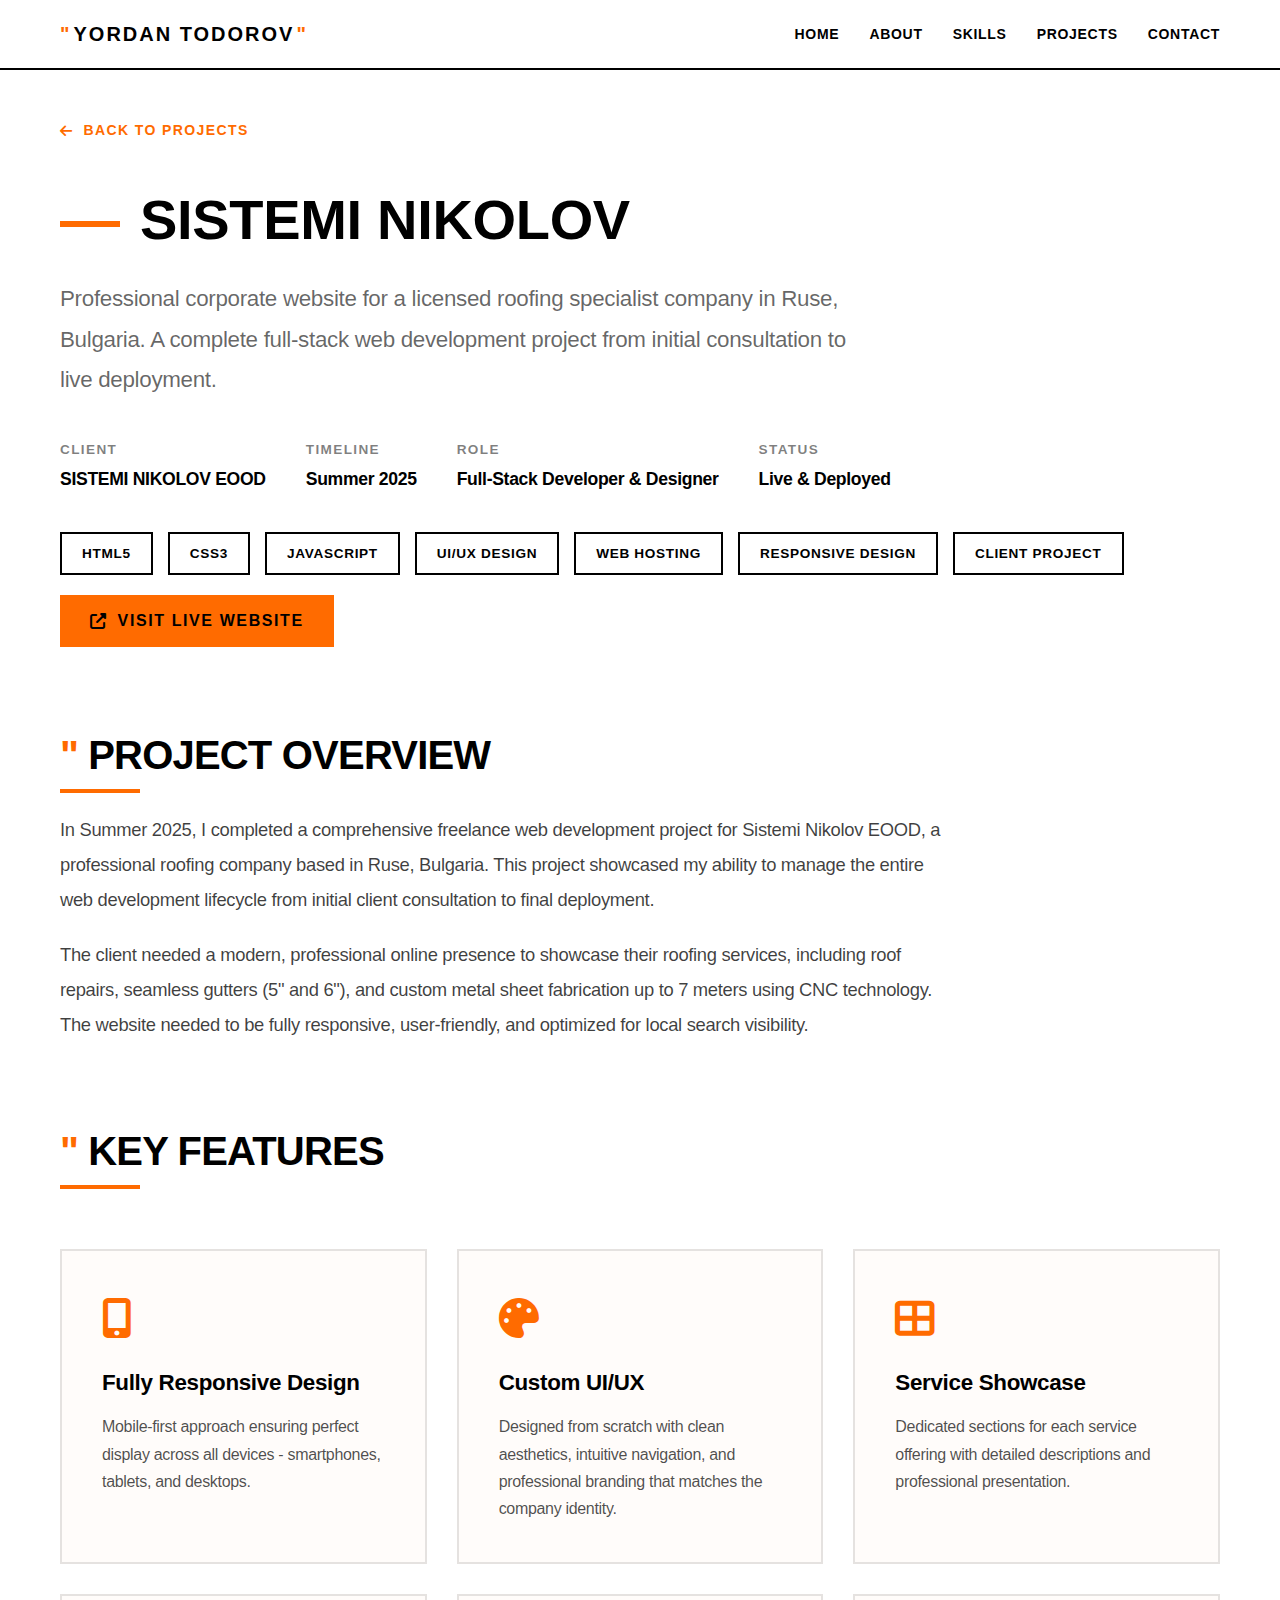
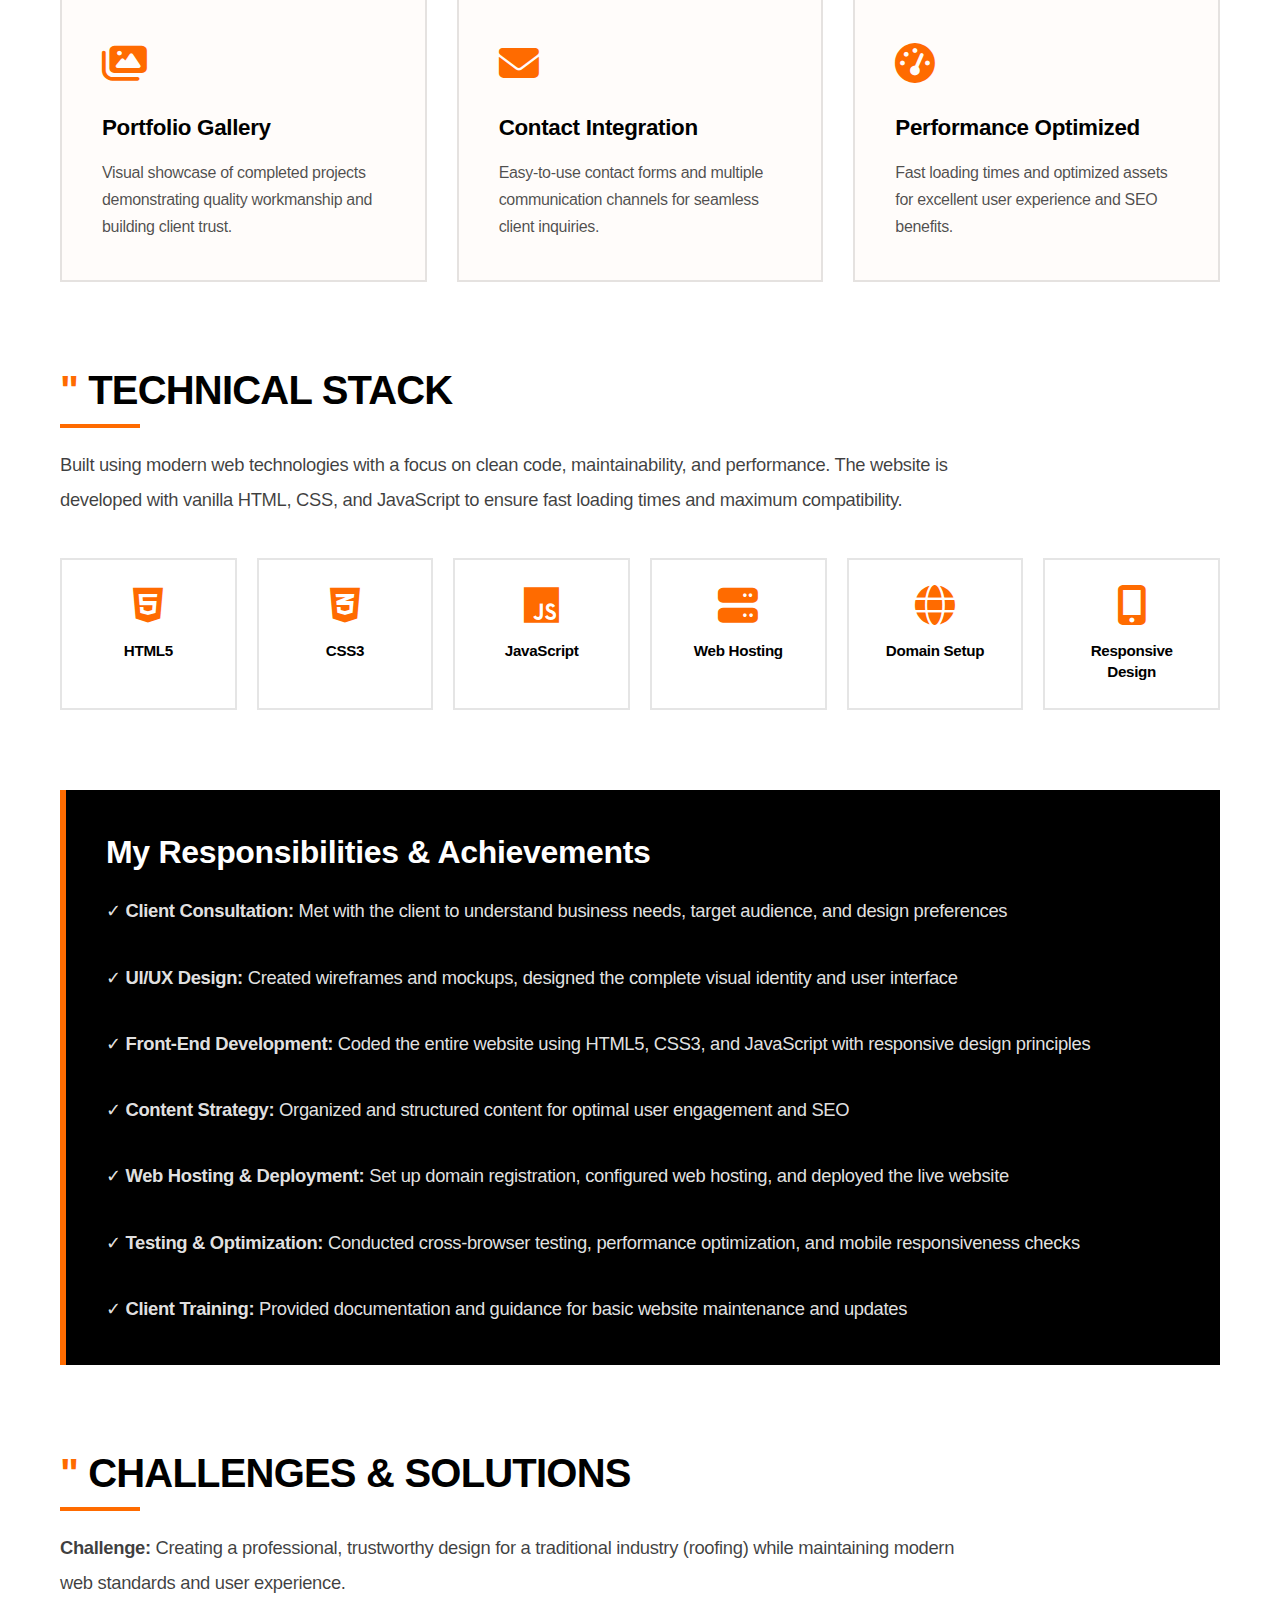
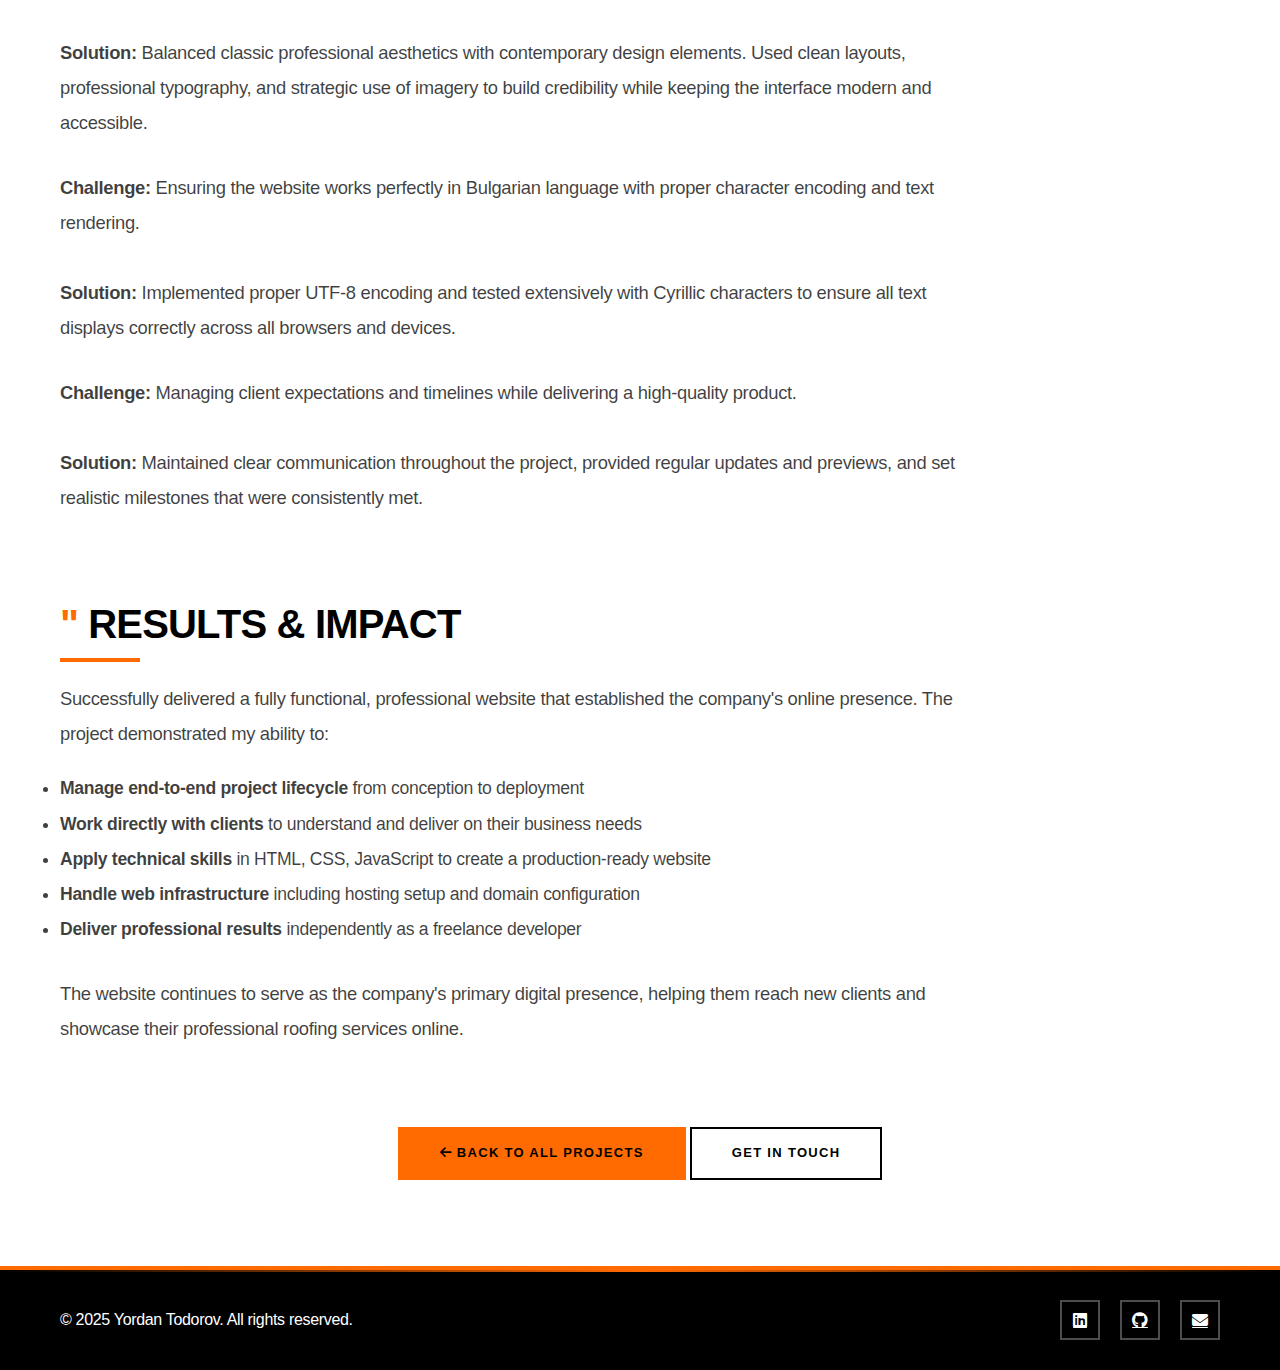
<file: sistemi.html>
<!DOCTYPE html>
<html lang="en">
<head>
    <meta charset="UTF-8">
    <meta name="viewport" content="width=device-width, initial-scale=1.0">
    <meta name="description" content="Sistemi Nikolov - Professional Corporate Website Development">
    <title>Sistemi Nikolov Website | Yordan Todorov</title>
    <link rel="icon" type="image/png" href="images/logo12(2).png">
    <link rel="stylesheet" href="styles.css">
    <link rel="stylesheet" href="https://cdnjs.cloudflare.com/ajax/libs/font-awesome/6.4.0/css/all.min.css">
    <style>
        .project-detail {
            min-height: 100vh;
            padding: 120px 20px 80px;
            background: var(--white);
        }

        .back-button {
            display: inline-flex;
            align-items: center;
            gap: 10px;
            color: var(--primary-color);
            text-decoration: none;
            font-weight: 700;
            margin-bottom: 40px;
            transition: all 0.3s ease;
            text-transform: uppercase;
            letter-spacing: 0.1em;
            font-size: 14px;
        }

        .back-button:hover {
            transform: translateX(-5px);
        }

        .project-header {
            margin-bottom: 60px;
        }

        .project-header h1 {
            font-size: 3.5rem;
            margin-bottom: 20px;
            color: var(--dark-bg);
            font-weight: 900;
            text-transform: uppercase;
        }

        .project-header h1::before {
            content: '';
            display: inline-block;
            width: 60px;
            height: 6px;
            background: var(--primary-color);
            margin-right: 20px;
            vertical-align: middle;
        }

        .project-subtitle {
            font-size: 1.4rem;
            color: rgba(0, 0, 0, 0.6);
            line-height: 1.8;
            max-width: 800px;
        }

        .project-meta {
            display: flex;
            gap: 40px;
            margin: 40px 0;
            flex-wrap: wrap;
        }

        .meta-item {
            display: flex;
            flex-direction: column;
            gap: 8px;
        }

        .meta-label {
            font-size: 0.85rem;
            color: rgba(0, 0, 0, 0.5);
            text-transform: uppercase;
            letter-spacing: 0.1em;
            font-weight: 600;
        }

        .meta-value {
            font-size: 1.1rem;
            color: var(--dark-bg);
            font-weight: 700;
        }

        .project-tags {
            display: flex;
            gap: 15px;
            flex-wrap: wrap;
            margin-top: 30px;
        }

        .tag {
            padding: 10px 20px;
            border: 2px solid var(--dark-bg);
            background: transparent;
            color: var(--dark-bg);
            font-size: 0.85rem;
            font-weight: 700;
            text-transform: uppercase;
            letter-spacing: 0.05em;
            transition: all 0.3s ease;
        }

        .tag:hover {
            background: var(--primary-color);
            border-color: var(--primary-color);
            color: var(--dark-bg);
        }

        .project-section {
            margin: 80px 0;
        }

        .section-title {
            font-size: 2.5rem;
            margin-bottom: 30px;
            color: var(--dark-bg);
            font-weight: 900;
            text-transform: uppercase;
            position: relative;
            display: inline-block;
        }

        .section-title::after {
            content: '';
            position: absolute;
            bottom: -10px;
            left: 0;
            width: 80px;
            height: 4px;
            background: var(--primary-color);
        }

        .section-content {
            font-size: 1.15rem;
            line-height: 1.9;
            color: rgba(0, 0, 0, 0.75);
            max-width: 900px;
        }

        .feature-grid {
            display: grid;
            grid-template-columns: repeat(auto-fit, minmax(300px, 1fr));
            gap: 30px;
            margin-top: 40px;
        }

        .feature-card {
            padding: 40px;
            border: 2px solid rgba(0, 0, 0, 0.1);
            background: rgba(255, 107, 0, 0.02);
            transition: all 0.3s ease;
        }

        .feature-card:hover {
            border-color: var(--primary-color);
            transform: translateY(-5px);
            box-shadow: 0 10px 30px rgba(0, 0, 0, 0.1);
        }

        .feature-icon {
            font-size: 2.5rem;
            color: var(--primary-color);
            margin-bottom: 20px;
        }

        .feature-title {
            font-size: 1.4rem;
            margin-bottom: 15px;
            color: var(--dark-bg);
            font-weight: 700;
        }

        .feature-description {
            font-size: 1rem;
            line-height: 1.7;
            color: rgba(0, 0, 0, 0.7);
        }

        .tech-stack {
            display: grid;
            grid-template-columns: repeat(auto-fill, minmax(150px, 1fr));
            gap: 20px;
            margin-top: 40px;
        }

        .tech-item {
            padding: 25px;
            text-align: center;
            border: 2px solid rgba(0, 0, 0, 0.1);
            transition: all 0.3s ease;
            background: white;
        }

        .tech-item:hover {
            border-color: var(--primary-color);
            transform: translateY(-5px);
        }

        .tech-item i {
            font-size: 2.5rem;
            color: var(--primary-color);
            margin-bottom: 15px;
        }

        .tech-name {
            font-weight: 700;
            color: var(--dark-bg);
            font-size: 0.95rem;
        }

        .highlight-box {
            padding: 40px;
            background: var(--dark-bg);
            color: var(--white);
            margin: 60px 0;
            border-left: 6px solid var(--primary-color);
        }

        .highlight-box h3 {
            font-size: 2rem;
            margin-bottom: 20px;
            color: var(--white);
        }

        .highlight-box p {
            font-size: 1.15rem;
            line-height: 1.8;
            color: rgba(255, 255, 255, 0.9);
        }

        .website-link {
            display: inline-flex;
            align-items: center;
            gap: 10px;
            padding: 15px 30px;
            background: var(--primary-color);
            color: var(--dark-bg);
            text-decoration: none;
            font-weight: 700;
            text-transform: uppercase;
            letter-spacing: 0.1em;
            transition: all 0.3s ease;
            margin-top: 20px;
        }

        .website-link:hover {
            background: var(--white);
            transform: translateY(-2px);
            box-shadow: 0 10px 30px rgba(255, 107, 0, 0.3);
        }

        @media (max-width: 768px) {
            .project-header h1 {
                font-size: 2.5rem;
            }

            .section-title {
                font-size: 2rem;
            }

            .feature-grid, .tech-stack {
                grid-template-columns: 1fr;
            }
        }
    </style>
</head>
<body>
    <!-- Navigation -->
    <nav class="navbar" id="navbar">
        <div class="container">
            <div class="logo">
                <a href="index.html">Yordan Todorov</a>
            </div>
            <ul class="nav-links" id="nav-links">
                <li><a href="index.html" class="nav-link">Home</a></li>
                <li><a href="about.html" class="nav-link">About</a></li>
                <li><a href="skills.html" class="nav-link">Skills</a></li>
                <li><a href="projects.html" class="nav-link">Projects</a></li>
                <li><a href="contact.html" class="nav-link">Contact</a></li>
            </ul>
            <div class="hamburger" id="hamburger">
                <span></span>
                <span></span>
                <span></span>
            </div>
        </div>
    </nav>

    <!-- Project Detail Section -->
    <section class="project-detail">
        <div class="container">
            <a href="projects.html" class="back-button">
                <i class="fas fa-arrow-left"></i> Back to Projects
            </a>

            <div class="project-header">
                <h1>Sistemi Nikolov</h1>
                <p class="project-subtitle">
                    Professional corporate website for a licensed roofing specialist company in Ruse, Bulgaria. 
                    A complete full-stack web development project from initial consultation to live deployment.
                </p>

                <div class="project-meta">
                    <div class="meta-item">
                        <span class="meta-label">Client</span>
                        <span class="meta-value">SISTEMI NIKOLOV EOOD</span>
                    </div>
                    <div class="meta-item">
                        <span class="meta-label">Timeline</span>
                        <span class="meta-value">Summer 2025</span>
                    </div>
                    <div class="meta-item">
                        <span class="meta-label">Role</span>
                        <span class="meta-value">Full-Stack Developer & Designer</span>
                    </div>
                    <div class="meta-item">
                        <span class="meta-label">Status</span>
                        <span class="meta-value">Live & Deployed</span>
                    </div>
                </div>

                <div class="project-tags">
                    <span class="tag">HTML5</span>
                    <span class="tag">CSS3</span>
                    <span class="tag">JavaScript</span>
                    <span class="tag">UI/UX Design</span>
                    <span class="tag">Web Hosting</span>
                    <span class="tag">Responsive Design</span>
                    <span class="tag">Client Project</span>
                </div>

                <a href="https://www.sisteminikolov.com/" target="_blank" rel="noopener noreferrer" class="website-link">
                    <i class="fas fa-external-link-alt"></i> Visit Live Website
                </a>
            </div>

            <!-- Project Overview -->
            <div class="project-section">
                <h2 class="section-title">Project Overview</h2>
                <div class="section-content">
                    <p>
                        In Summer 2025, I completed a comprehensive freelance web development project for Sistemi Nikolov EOOD, 
                        a professional roofing company based in Ruse, Bulgaria. This project showcased my ability to manage the 
                        entire web development lifecycle from initial client consultation to final deployment.
                    </p>
                    <p style="margin-top: 20px;">
                        The client needed a modern, professional online presence to showcase their roofing services, including 
                        roof repairs, seamless gutters (5" and 6"), and custom metal sheet fabrication up to 7 meters using CNC 
                        technology. The website needed to be fully responsive, user-friendly, and optimized for local search visibility.
                    </p>
                </div>
            </div>

            <!-- Key Features -->
            <div class="project-section">
                <h2 class="section-title">Key Features</h2>
                <div class="feature-grid">
                    <div class="feature-card">
                        <div class="feature-icon">
                            <i class="fas fa-mobile-alt"></i>
                        </div>
                        <h3 class="feature-title">Fully Responsive Design</h3>
                        <p class="feature-description">
                            Mobile-first approach ensuring perfect display across all devices - smartphones, tablets, and desktops.
                        </p>
                    </div>
                    <div class="feature-card">
                        <div class="feature-icon">
                            <i class="fas fa-palette"></i>
                        </div>
                        <h3 class="feature-title">Custom UI/UX</h3>
                        <p class="feature-description">
                            Designed from scratch with clean aesthetics, intuitive navigation, and professional branding that matches the company identity.
                        </p>
                    </div>
                    <div class="feature-card">
                        <div class="feature-icon">
                            <i class="fas fa-th-large"></i>
                        </div>
                        <h3 class="feature-title">Service Showcase</h3>
                        <p class="feature-description">
                            Dedicated sections for each service offering with detailed descriptions and professional presentation.
                        </p>
                    </div>
                    <div class="feature-card">
                        <div class="feature-icon">
                            <i class="fas fa-images"></i>
                        </div>
                        <h3 class="feature-title">Portfolio Gallery</h3>
                        <p class="feature-description">
                            Visual showcase of completed projects demonstrating quality workmanship and building client trust.
                        </p>
                    </div>
                    <div class="feature-card">
                        <div class="feature-icon">
                            <i class="fas fa-envelope"></i>
                        </div>
                        <h3 class="feature-title">Contact Integration</h3>
                        <p class="feature-description">
                            Easy-to-use contact forms and multiple communication channels for seamless client inquiries.
                        </p>
                    </div>
                    <div class="feature-card">
                        <div class="feature-icon">
                            <i class="fas fa-tachometer-alt"></i>
                        </div>
                        <h3 class="feature-title">Performance Optimized</h3>
                        <p class="feature-description">
                            Fast loading times and optimized assets for excellent user experience and SEO benefits.
                        </p>
                    </div>
                </div>
            </div>

            <!-- Technical Implementation -->
            <div class="project-section">
                <h2 class="section-title">Technical Stack</h2>
                <div class="section-content">
                    <p>
                        Built using modern web technologies with a focus on clean code, maintainability, and performance. 
                        The website is developed with vanilla HTML, CSS, and JavaScript to ensure fast loading times and 
                        maximum compatibility.
                    </p>
                </div>
                <div class="tech-stack">
                    <div class="tech-item">
                        <i class="fab fa-html5"></i>
                        <div class="tech-name">HTML5</div>
                    </div>
                    <div class="tech-item">
                        <i class="fab fa-css3-alt"></i>
                        <div class="tech-name">CSS3</div>
                    </div>
                    <div class="tech-item">
                        <i class="fab fa-js"></i>
                        <div class="tech-name">JavaScript</div>
                    </div>
                    <div class="tech-item">
                        <i class="fas fa-server"></i>
                        <div class="tech-name">Web Hosting</div>
                    </div>
                    <div class="tech-item">
                        <i class="fas fa-globe"></i>
                        <div class="tech-name">Domain Setup</div>
                    </div>
                    <div class="tech-item">
                        <i class="fas fa-mobile-alt"></i>
                        <div class="tech-name">Responsive Design</div>
                    </div>
                </div>
            </div>

            <!-- Responsibilities -->
            <div class="highlight-box">
                <h3>My Responsibilities & Achievements</h3>
                <p>
                    ✓ <strong>Client Consultation:</strong> Met with the client to understand business needs, target audience, and design preferences<br><br>
                    ✓ <strong>UI/UX Design:</strong> Created wireframes and mockups, designed the complete visual identity and user interface<br><br>
                    ✓ <strong>Front-End Development:</strong> Coded the entire website using HTML5, CSS3, and JavaScript with responsive design principles<br><br>
                    ✓ <strong>Content Strategy:</strong> Organized and structured content for optimal user engagement and SEO<br><br>
                    ✓ <strong>Web Hosting & Deployment:</strong> Set up domain registration, configured web hosting, and deployed the live website<br><br>
                    ✓ <strong>Testing & Optimization:</strong> Conducted cross-browser testing, performance optimization, and mobile responsiveness checks<br><br>
                    ✓ <strong>Client Training:</strong> Provided documentation and guidance for basic website maintenance and updates
                </p>
            </div>

            <!-- Challenges & Solutions -->
            <div class="project-section">
                <h2 class="section-title">Challenges & Solutions</h2>
                <div class="section-content">
                    <p>
                        <strong>Challenge:</strong> Creating a professional, trustworthy design for a traditional industry (roofing) while 
                        maintaining modern web standards and user experience.<br><br>
                        <strong>Solution:</strong> Balanced classic professional aesthetics with contemporary design elements. Used clean layouts, 
                        professional typography, and strategic use of imagery to build credibility while keeping the interface modern and accessible.
                    </p>
                    <p style="margin-top: 30px;">
                        <strong>Challenge:</strong> Ensuring the website works perfectly in Bulgarian language with proper character encoding and text rendering.<br><br>
                        <strong>Solution:</strong> Implemented proper UTF-8 encoding and tested extensively with Cyrillic characters to ensure 
                        all text displays correctly across all browsers and devices.
                    </p>
                    <p style="margin-top: 30px;">
                        <strong>Challenge:</strong> Managing client expectations and timelines while delivering a high-quality product.<br><br>
                        <strong>Solution:</strong> Maintained clear communication throughout the project, provided regular updates and previews, 
                        and set realistic milestones that were consistently met.
                    </p>
                </div>
            </div>

            <!-- Results & Impact -->
            <div class="project-section">
                <h2 class="section-title">Results & Impact</h2>
                <div class="section-content">
                    <p>
                        Successfully delivered a fully functional, professional website that established the company's online presence. 
                        The project demonstrated my ability to:
                    </p>
                    <ul style="margin-top: 20px; line-height: 2; font-size: 1.1rem;">
                        <li><strong>Manage end-to-end project lifecycle</strong> from conception to deployment</li>
                        <li><strong>Work directly with clients</strong> to understand and deliver on their business needs</li>
                        <li><strong>Apply technical skills</strong> in HTML, CSS, JavaScript to create a production-ready website</li>
                        <li><strong>Handle web infrastructure</strong> including hosting setup and domain configuration</li>
                        <li><strong>Deliver professional results</strong> independently as a freelance developer</li>
                    </ul>
                    <p style="margin-top: 30px;">
                        The website continues to serve as the company's primary digital presence, helping them reach new clients 
                        and showcase their professional roofing services online.
                    </p>
                </div>
            </div>

            <!-- CTA -->
            <div style="text-align: center; margin-top: 80px;">
                <a href="index.html#projects" class="btn btn-primary">
                    <i class="fas fa-arrow-left"></i> Back to All Projects
                </a>
                <a href="index.html#contact" class="btn btn-secondary">
                    Get In Touch
                </a>
            </div>
        </div>
    </section>

    <!-- Footer -->
    <footer class="footer">
        <div class="container">
            <p>&copy; 2025 Yordan Todorov. All rights reserved.</p>
            <div class="footer-links">
                <a href="https://www.linkedin.com/in/yordan-todorov-b188002aa/" target="_blank">
                    <i class="fab fa-linkedin"></i>
                </a>
                <a href="https://github.com/yordancho1" target="_blank">
                    <i class="fab fa-github"></i>
                </a>
                <a href="mailto:yordan485@gmail.com">
                    <i class="fas fa-envelope"></i>
                </a>
            </div>
        </div>
    </footer>

    <script src="script.js"></script>
</body>
</html>
</file>
<file: styles.css>
/* ===== Scroll Progress Bar ===== */
.scroll-progress-bar {
    position: fixed;
    top: 0;
    left: 0;
    height: 4px;
    background: var(--primary-color);
    z-index: 10000;
    transform-origin: left;
    transform: scaleX(0);
    box-shadow: 0 0 20px var(--primary-color), 0 0 40px var(--primary-color);
    visibility: hidden;
    opacity: 0;
    display: none;
    transition: opacity 0.8s ease, visibility 0.8s ease;
}

.scroll-progress-bar.visible {
    visibility: visible;
    opacity: 1;
    display: block;
}

/* Hide scroll progress bar on mobile and tablet */
@media (max-width: 1024px) {
    .scroll-progress-bar,
    .scroll-progress-bar.visible {
        display: none !important;
        visibility: hidden !important;
        opacity: 0 !important;
    }
}

/* ===== Custom Cursor - DISABLED ===== */
.cursor-dot,
.cursor-outline {
    display: none !important;
}

/* ===== Floating Background Shapes ===== */
.floating-shapes {
    position: fixed;
    width: 100%;
    height: 100%;
    top: 0;
    left: 0;
    pointer-events: none;
    z-index: 0;
    overflow: hidden;
}

.shape {
    position: absolute;
    opacity: 0.03;
    border-radius: 50%;
}

.shape-1 {
    width: 400px;
    height: 400px;
    background: var(--primary-color);
    top: 10%;
    right: -100px;
    animation: float 20s infinite ease-in-out;
}

.shape-2 {
    width: 300px;
    height: 300px;
    background: var(--primary-color);
    bottom: 20%;
    left: -100px;
    animation: float 15s infinite ease-in-out reverse;
}

.shape-3 {
    width: 200px;
    height: 200px;
    background: var(--primary-color);
    top: 50%;
    left: 50%;
    animation: float 25s infinite ease-in-out;
}

@keyframes float {
    0%, 100% {
        transform: translate(0, 0) scale(1);
    }
    33% {
        transform: translate(50px, -50px) scale(1.1);
    }
    66% {
        transform: translate(-30px, 30px) scale(0.9);
    }
}

/* ===== Preloader ===== */
.preloader {
    position: fixed;
    top: 0;
    left: 0;
    width: 100%;
    height: 100%;
    background: linear-gradient(135deg, #0f0f0f 0%, #1a1a1a 100%);
    display: flex;
    justify-content: center;
    align-items: center;
    z-index: 99999; /* Higher than scroll bar */
    transition: opacity 0.8s ease, visibility 0.8s ease;
}

/* Hide ALL scrollbars during preloader */
body.loading {
    overflow: hidden !important;
}

body.loading .scroll-progress-bar {
    display: none !important;
    visibility: hidden !important;
    opacity: 0 !important;
}

.preloader.fade-out {
    opacity: 0;
    visibility: hidden;
}

.logo-container {
    position: relative;
    display: flex;
    justify-content: center;
    align-items: center;
    width: 100%;
}

.yt-merged-logo {
    width: 200px;
    height: 300px;
    animation: pulse 2s ease-in-out infinite;
}

.yt-merged-logo line {
    stroke: white;
}

@keyframes pulse {
    0%, 100% {
        transform: scale(1);
        opacity: 1;
        filter: drop-shadow(0 0 20px rgba(255, 255, 255, 0.8))
                drop-shadow(0 0 40px rgba(255, 255, 255, 0.6))
                drop-shadow(0 0 60px rgba(255, 255, 255, 0.4));
    }
    50% {
        transform: scale(1.08);
        opacity: 0.95;
        filter: drop-shadow(0 0 30px rgba(255, 255, 255, 1))
                drop-shadow(0 0 60px rgba(255, 255, 255, 0.9))
                drop-shadow(0 0 90px rgba(255, 255, 255, 0.7))
                drop-shadow(0 0 120px rgba(99, 102, 241, 0.6));
    }
}

/* ===== CSS Reset & Base Styles ===== */
* {
    margin: 0;
    padding: 0;
    box-sizing: border-box;
}

:root {
    --primary-color: #ff6b00;
    --secondary-color: #000000;
    --accent-color: #ff6b00;
    --dark-bg: #000000;
    --light-bg: #ffffff;
    --text-dark: #000000;
    --text-light: #666666;
    --white: #ffffff;
    --gradient: linear-gradient(135deg, #000000 0%, #1a1a1a 100%);
    --gradient-alt: linear-gradient(135deg, #ff6b00 0%, #ff8533 100%);
    --gradient-gold: linear-gradient(90deg, #ff6b00, #ff8533);
    --shadow: 0 4px 20px rgba(0, 0, 0, 0.15);
    --shadow-lg: 0 8px 40px rgba(0, 0, 0, 0.2);
    --shadow-glow: 0 0 30px rgba(255, 107, 0, 0.3);
}

html {
    scroll-behavior: auto; /* Instant scroll for nav clicks */
}

body {
    font-family: 'Helvetica Neue', 'Arial', sans-serif;
    line-height: 1.4;
    color: var(--text-dark);
    background-color: var(--white);
    overflow-x: hidden;
    letter-spacing: -0.02em;
    font-weight: 500;
}

.container {
    max-width: 1200px;
    margin: 0 auto;
    padding: 0 20px;
}

/* ===== Navigation ===== */
.navbar {
    position: fixed;
    top: 0;
    width: 100%;
    background: var(--white);
    border-bottom: 2px solid var(--dark-bg);
    z-index: 1000;
    transition: all 0.4s cubic-bezier(0.25, 0.46, 0.45, 0.94);
}

.navbar.scrolled {
    padding: 10px 0;
    box-shadow: 0 10px 40px rgba(0, 0, 0, 0.1);
    background: rgba(255, 255, 255, 0.98);
    backdrop-filter: blur(10px);
}

.navbar .container {
    display: flex;
    justify-content: space-between;
    align-items: center;
    padding: 20px;
}

.logo a {
    font-size: 20px;
    font-weight: 900;
    color: var(--dark-bg);
    text-decoration: none;
    text-transform: uppercase;
    letter-spacing: 0.1em;
    position: relative;
    transition: all 0.3s ease;
}

.logo a:hover {
    color: var(--primary-color);
    letter-spacing: 0.15em;
}

.logo a::before {
    content: '"';
    color: var(--primary-color);
    margin-right: 2px;
}

.logo a::after {
    content: '"';
    color: var(--primary-color);
    margin-left: 2px;
}

.nav-links {
    display: flex;
    list-style: none;
    gap: 30px;
}

.nav-link {
    text-decoration: none;
    color: var(--text-dark);
    font-weight: 700;
    font-size: 14px;
    text-transform: uppercase;
    letter-spacing: 0.05em;
    transition: all 0.3s cubic-bezier(0.25, 0.46, 0.45, 0.94);
    position: relative;
}

.nav-link::after {
    content: '';
    position: absolute;
    bottom: -5px;
    left: 0;
    width: 0;
    height: 3px;
    background: var(--primary-color);
    transition: width 0.3s cubic-bezier(0.25, 0.46, 0.45, 0.94);
    box-shadow: 0 0 10px var(--primary-color);
}

.nav-link:hover::after,
.nav-link.active::after {
    width: 100%;
}

.nav-link:hover,
.nav-link.active {
    color: var(--primary-color);
}

.hamburger {
    display: none;
    flex-direction: column;
    cursor: pointer;
    gap: 5px;
    z-index: 1002;
    position: relative;
}

.hamburger span {
    width: 25px;
    height: 3px;
    background: var(--text-dark);
    transition: all 0.3s ease;
    display: block;
}

.hamburger.active span:nth-child(1) {
    transform: rotate(45deg) translate(8px, 8px);
}

.hamburger.active span:nth-child(2) {
    opacity: 0;
}

.hamburger.active span:nth-child(3) {
    transform: rotate(-45deg) translate(7px, -7px);
}

/* ===== Glitch Effect ===== */
.glitch {
    position: relative;
    animation: glitch-skew 3s infinite;
}

.glitch::before,
.glitch::after {
    content: attr(data-text);
    position: absolute;
    top: 0;
    left: 0;
    width: 100%;
    height: 100%;
}

.glitch::before {
    left: 2px;
    text-shadow: -2px 0 var(--primary-color);
    clip: rect(44px, 450px, 56px, 0);
    animation: glitch-anim 3s infinite linear alternate-reverse;
}

.glitch::after {
    left: -2px;
    text-shadow: -2px 0 rgba(255, 255, 255, 0.3);
    clip: rect(44px, 450px, 56px, 0);
    animation: glitch-anim2 2.5s infinite linear alternate-reverse;
}

@keyframes glitch-anim {
    0% { clip: rect(61px, 9999px, 78px, 0); }
    10% { clip: rect(32px, 9999px, 12px, 0); }
    20% { clip: rect(89px, 9999px, 45px, 0); }
    30% { clip: rect(12px, 9999px, 91px, 0); }
    40% { clip: rect(77px, 9999px, 23px, 0); }
    50% { clip: rect(45px, 9999px, 67px, 0); }
    60% { clip: rect(91px, 9999px, 34px, 0); }
    70% { clip: rect(23px, 9999px, 88px, 0); }
    80% { clip: rect(56px, 9999px, 19px, 0); }
    90% { clip: rect(34px, 9999px, 72px, 0); }
    100% { clip: rect(8px, 9999px, 95px, 0); }
}

@keyframes glitch-anim2 {
    0% { clip: rect(23px, 9999px, 89px, 0); }
    10% { clip: rect(67px, 9999px, 12px, 0); }
    20% { clip: rect(45px, 9999px, 76px, 0); }
    30% { clip: rect(91px, 9999px, 33px, 0); }
    40% { clip: rect(12px, 9999px, 88px, 0); }
    50% { clip: rect(78px, 9999px, 21px, 0); }
    60% { clip: rect(34px, 9999px, 90px, 0); }
    70% { clip: rect(56px, 9999px, 15px, 0); }
    80% { clip: rect(89px, 9999px, 44px, 0); }
    90% { clip: rect(21px, 9999px, 73px, 0); }
    100% { clip: rect(65px, 9999px, 28px, 0); }
}

@keyframes glitch-skew {
    0% { transform: skew(0deg); }
    1% { transform: skew(2deg); }
    2% { transform: skew(0deg); }
    98% { transform: skew(0deg); }
    99% { transform: skew(-2deg); }
    100% { transform: skew(0deg); }
}

/* ===== Hero Section ===== */
.hero {
    min-height: 100vh;
    display: flex;
    align-items: center;
    justify-content: flex-start;
    background: var(--dark-bg);
    color: var(--white);
    position: relative;
    padding: 100px 20px 50px 80px;
    text-align: left;
    overflow: hidden;
}

#particles-canvas {
    position: absolute;
    top: 0;
    left: 0;
    width: 100%;
    height: 100%;
    z-index: 1;
}

.hero::before {
    content: '';
    position: absolute;
    top: 0;
    left: 50%;
    width: 2px;
    height: 100%;
    background: var(--primary-color);
    transform: rotate(-15deg);
    transform-origin: top;
    opacity: 0.3;
}

.hero::after {
    content: 'PORTFOLIO 2025';
    position: absolute;
    top: 50%;
    right: -200px;
    font-size: 180px;
    font-weight: 900;
    color: rgba(255, 255, 255, 0.03);
    transform: rotate(90deg);
    letter-spacing: 0.05em;
    white-space: nowrap;
}

.hero-content {
    max-width: 800px;
    position: relative;
    z-index: 2;
}

/* Hide hero elements initially for animation */
.hero-title,
.hero-subtitle,
.hero-description,
.hero-buttons,
.social-links,
.scroll-down {
    opacity: 0;
    /* No transform - just fade in without movement */
}

.hero-title {
    font-size: 5.5rem;
    margin-bottom: 10px;
    font-weight: 900;
    line-height: 0.95;
    text-transform: uppercase;
    letter-spacing: -0.03em;
    position: relative;
    max-width: 100%;
    word-wrap: break-word;
}

.hero-title::before {
    content: '"';
    position: absolute;
    left: -40px;
    top: -10px;
    font-size: 6rem;
    color: var(--primary-color);
}

.highlight {
    color: var(--primary-color);
    position: relative;
    display: inline-block;
}

.highlight::after {
    content: '';
    position: absolute;
    bottom: 10px;
    left: 0;
    width: 100%;
    height: 8px;
    background: var(--primary-color);
    opacity: 0.3;
    z-index: -1;
}

.hero-subtitle {
    font-size: 1.1rem;
    margin-bottom: 30px;
    font-weight: 500;
    text-transform: uppercase;
    letter-spacing: 0.15em;
    color: var(--primary-color);
    border-left: 4px solid var(--primary-color);
    padding-left: 20px;
    max-width: 600px;
}

.hero-description {
    font-size: 1rem;
    margin-bottom: 50px;
    max-width: 500px;
    line-height: 1.6;
    font-weight: 400;
}

/* Apply the dimmed look after animation */
.hero-description.animated {
    opacity: 0.7;
}

.hero-buttons {
    display: flex;
    gap: 20px;
    justify-content: flex-start;
    margin-bottom: 40px;
    flex-wrap: wrap;
}

/* ===== Magnetic Button Effect ===== */
.magnetic {
    position: relative;
    transition: transform 0.3s cubic-bezier(0.25, 0.46, 0.45, 0.94);
}

.btn {
    padding: 15px 40px;
    border-radius: 0;
    text-decoration: none;
    font-weight: 700;
    transition: all 0.3s cubic-bezier(0.25, 0.46, 0.45, 0.94);
    display: inline-block;
    text-transform: uppercase;
    letter-spacing: 0.1em;
    font-size: 13px;
    border: 2px solid;
    position: relative;
    overflow: hidden;
}

.btn::before {
    content: '';
    position: absolute;
    top: 0;
    left: -100%;
    width: 100%;
    height: 100%;
    background: var(--primary-color);
    transition: left 0.3s ease;
    z-index: -1;
}

.btn:hover::before {
    left: 0;
}

.btn-primary {
    background: var(--primary-color);
    color: var(--dark-bg);
    border-color: var(--primary-color);
    box-shadow: 0 0 0 var(--primary-color);
}

.btn-primary:hover {
    background: transparent;
    color: var(--primary-color);
    box-shadow: 0 0 30px rgba(255, 107, 0, 0.5);
    transform: translateY(-2px);
}

.btn-secondary {
    background: transparent;
    color: var(--white);
    border-color: var(--white);
    box-shadow: 0 0 0 rgba(255, 255, 255, 0);
}

.btn-secondary:hover {
    background: var(--white);
    color: var(--dark-bg);
    border-color: var(--white);
    box-shadow: 0 0 30px rgba(255, 255, 255, 0.3);
    transform: translateY(-2px);
}

/* Secondary button on light backgrounds (like projects page) */
.projects .btn-secondary,
.about .btn-secondary,
.project-detail .btn-secondary {
    color: var(--dark-bg);
    border-color: var(--dark-bg);
}

.projects .btn-secondary:hover,
.about .btn-secondary:hover,
.project-detail .btn-secondary:hover {
    background: var(--dark-bg);
    color: var(--white);
    border-color: var(--dark-bg);
    box-shadow: 0 0 30px rgba(0, 0, 0, 0.2);
}

/* Primary button on light backgrounds (like projects page) */
.projects .btn-primary:hover,
.about .btn-primary:hover,
.project-detail .btn-primary:hover {
    background: var(--white);
    color: var(--dark-bg);
    border-color: var(--dark-bg);
    box-shadow: 0 0 30px rgba(0, 0, 0, 0.2);
}

/* Primary button on dark backgrounds (like skills page, hero section, and contact page) */
.skills .btn-primary:hover,
.hero .btn-primary:hover,
.contact .btn-primary:hover {
    background: var(--dark-bg);
    color: var(--white);
    border-color: var(--white);
    box-shadow: 0 0 30px rgba(255, 255, 255, 0.3);
}

.social-links {
    display: flex;
    gap: 20px;
    justify-content: flex-start;
}

.social-links a {
    width: 50px;
    height: 50px;
    border-radius: 0;
    background: transparent;
    border: 2px solid rgba(255, 255, 255, 0.3);
    display: flex;
    align-items: center;
    justify-content: center;
    color: var(--white);
    font-size: 20px;
    transition: all 0.2s ease;
}

.social-links a:hover {
    background: var(--primary-color);
    border-color: var(--primary-color);
    transform: rotate(-5deg) scale(1.1);
    box-shadow: 0 0 20px rgba(255, 107, 0, 0.6);
}

.scroll-down {
    position: absolute;
    bottom: 30px;
    left: 50%;
    transform: translateX(-50%);
    animation: bounce 2s infinite;
    z-index: 10;
}

.scroll-down a {
    color: var(--white);
    font-size: 30px;
    transition: all 0.3s ease;
    display: block;
}

.scroll-down a:hover {
    color: var(--primary-color);
    transform: scale(1.2);
    filter: drop-shadow(0 0 10px var(--primary-color));
}

/* ===== Reveal Animations ===== */
.reveal-text,
.reveal-left,
.reveal-right {
    /* Always visible by default - animations will handle the rest */
    opacity: 1;
    transform: none;
}

.profile-img {
    transition: all 0.4s cubic-bezier(0.25, 0.46, 0.45, 0.94);
}

.profile-img:hover {
    transform: scale(1.05) rotate(-2deg);
    box-shadow: 0 20px 60px rgba(255, 107, 0, 0.4) !important;
}

/* ===== About Section ===== */
.about {
    padding: 100px 20px;
    background: var(--white);
    position: relative;
}

/* Ensure all about elements are fully visible */
.about .section-title,
.about .section-subtitle,
.about-content,
.about-image,
.about-text {
    opacity: 1 !important;
    visibility: visible !important;
}

.about::before {
    content: '';
    position: absolute;
    top: 100px;
    right: 0;
    width: 300px;
    height: 2px;
    background: repeating-linear-gradient(
        90deg,
        var(--dark-bg) 0px,
        var(--dark-bg) 10px,
        transparent 10px,
        transparent 20px
    );
    opacity: 0.1;
}

.section-title {
    font-size: 4rem;
    text-align: left;
    margin-bottom: 15px;
    color: var(--dark-bg);
    font-weight: 900;
    text-transform: uppercase;
    letter-spacing: -0.02em;
    position: relative;
    display: inline-block;
}

.section-title::before {
    content: '"';
    color: var(--primary-color);
    margin-right: 10px;
}

.section-title::after {
    content: '';
    position: absolute;
    bottom: -5px;
    left: 0;
    width: 60%;
    height: 4px;
    background: var(--primary-color);
}

.section-subtitle {
    text-align: left;
    color: var(--text-light);
    margin-bottom: 60px;
    font-size: 0.9rem;
    text-transform: uppercase;
    letter-spacing: 0.15em;
    font-weight: 600;
}

.about-content {
    display: grid;
    grid-template-columns: 1fr 2fr;
    gap: 50px;
    align-items: start;
}

.about-image {
    display: flex;
    justify-content: center;
    position: relative;
}

.image-placeholder {
    width: 280px;
    height: 350px;
    border-radius: 0;
    background: var(--dark-bg);
    display: flex;
    align-items: center;
    justify-content: center;
    border: 4px solid var(--primary-color);
    position: relative;
}

.image-placeholder::before {
    content: '"IMAGE"';
    position: absolute;
    bottom: -30px;
    left: 0;
    font-size: 12px;
    font-weight: 900;
    letter-spacing: 0.2em;
    color: var(--dark-bg);
}

.image-placeholder::after {
    content: '';
    position: absolute;
    top: -15px;
    right: -15px;
    width: 60px;
    height: 60px;
    border: 3px solid var(--primary-color);
    background: var(--white);
}

.image-placeholder i {
    font-size: 100px;
    color: var(--white);
    opacity: 0.3;
}

.about-text h3 {
    font-size: 1.6rem;
    margin-bottom: 20px;
    color: var(--dark-bg);
    font-weight: 900;
    text-transform: uppercase;
    letter-spacing: 0.02em;
}

.about-text h3::before {
    content: '';
    display: inline-block;
    width: 40px;
    height: 3px;
    background: var(--primary-color);
    margin-right: 15px;
    vertical-align: middle;
}

.about-text p {
    color: var(--text-light);
    margin-bottom: 20px;
    line-height: 1.7;
    font-size: 0.95rem;
}

.about-info {
    display: flex;
    flex-direction: column;
    gap: 15px;
    margin-top: 30px;
}

.info-item {
    display: flex;
    align-items: center;
    gap: 15px;
    color: var(--text-light);
    padding: 12px 0;
    border-bottom: 1px solid rgba(0, 0, 0, 0.1);
    font-size: 0.9rem;
}

.info-item i {
    color: var(--primary-color);
    font-size: 16px;
    width: 20px;
}

/* ===== Skills Section ===== */
.skills {
    padding: 100px 20px;
    background: var(--dark-bg);
    color: var(--white);
    position: relative;
}

/* Ensure all skills elements are fully visible */
.skills .section-title,
.skills .section-subtitle,
.skills-grid,
.skill-card {
    opacity: 1 !important;
    visibility: visible !important;
}

.skills .section-title {
    color: var(--white);
}

.skills .section-subtitle {
    color: rgba(255, 255, 255, 0.6);
}

.skills-grid {
    display: grid;
    grid-template-columns: repeat(3, 1fr);
    gap: 30px;
}

/* Responsive grid for tablets */
@media (max-width: 992px) {
    .skills-grid {
        grid-template-columns: repeat(2, 1fr);
    }
}

/* Responsive grid for mobile */
@media (max-width: 600px) {
    .skills-grid {
        grid-template-columns: 1fr;
    }
}

.skill-card {
    background: transparent;
    padding: 30px;
    border-radius: 0;
    border: 2px solid rgba(255, 255, 255, 0.2);
    text-align: left;
    transition: all 0.4s cubic-bezier(0.25, 0.46, 0.45, 0.94);
    position: relative;
    overflow: hidden;
    /* Always visible */
    opacity: 1;
    transform: none;
}

.skill-card:hover {
    transform: translateX(10px) scale(1.02);
    border-color: var(--primary-color);
    box-shadow: 0 10px 40px rgba(255, 107, 0, 0.3);
    background: rgba(255, 107, 0, 0.03);
}

.skill-card::before {
    content: '';
    position: absolute;
    top: 0;
    left: 0;
    width: 4px;
    height: 0;
    background: var(--primary-color);
    transition: height 0.3s ease;
}

.skill-card:hover::before {
    height: 100%;
}

.skill-card::after {
    content: attr(data-number);
    position: absolute;
    top: 10px;
    right: 15px;
    font-size: 12px;
    font-weight: 700;
    color: var(--primary-color);
    opacity: 0.5;
}

.skill-icon {
    font-size: 40px;
    margin-bottom: 20px;
    color: var(--primary-color);
}

.skill-card h3 {
    margin-bottom: 15px;
    color: var(--white);
    font-weight: 900;
    text-transform: uppercase;
    letter-spacing: 0.05em;
    font-size: 1.1rem;
}

.skill-bar {
    width: 100%;
    height: 4px;
    background: rgba(255, 255, 255, 0.1);
    border-radius: 0;
    overflow: hidden;
    position: relative;
}

.skill-progress {
    height: 100%;
    background: var(--primary-color);
    border-radius: 0;
    transition: width 1s ease;
    position: relative;
}

.skill-progress::after {
    content: '';
    position: absolute;
    right: 0;
    top: -2px;
    width: 8px;
    height: 8px;
    background: var(--primary-color);
    border-radius: 50%;
}

/* ===== Projects Section ===== */
.projects {
    padding: 100px 20px;
    background: var(--white);
    position: relative;
}

/* Ensure all project elements are fully visible */
.projects .section-title,
.projects .section-subtitle,
.projects-grid,
.project-card,
.project-image,
.project-info,
.project-placeholder {
    opacity: 1 !important;
    visibility: visible !important;
}

.projects::before {
    content: 'WORK';
    position: absolute;
    top: 50px;
    right: 50px;
    font-size: 200px;
    font-weight: 900;
    color: rgba(0, 0, 0, 0.02);
    letter-spacing: -0.03em;
    z-index: 0;
}

.projects-grid {
    display: grid;
    grid-template-columns: repeat(auto-fit, minmax(300px, 1fr));
    gap: 40px;
    position: relative;
    z-index: 1;
    /* Ensure grid is fully visible */
    opacity: 1 !important;
}

/* ===== 3D Tilt Effect for Project Cards ===== */
.tilt-card {
    transform-style: preserve-3d;
    transition: all 0.4s cubic-bezier(0.25, 0.46, 0.45, 0.94);
}

.project-card {
    background: var(--white);
    border-radius: 0;
    overflow: hidden;
    border: 2px solid var(--dark-bg);
    transition: all 0.4s cubic-bezier(0.25, 0.46, 0.45, 0.94);
    position: relative;
    /* Ensure cards are always fully visible */
    opacity: 1 !important;
    transform: none !important;
}

.project-card::before {
    content: '';
    position: absolute;
    top: 0;
    left: 0;
    width: 0;
    height: 100%;
    background: var(--primary-color);
    opacity: 0.05;
    transition: width 0.4s ease;
    z-index: 0;
}

.project-card:hover::before {
    width: 100%;
}

.project-card:hover {
    transform: translateX(-8px) translateY(-8px);
    box-shadow: 8px 8px 0 var(--primary-color), 0 0 40px rgba(255, 107, 0, 0.3);
}

.project-image {
    position: relative;
    overflow: hidden;
    height: 250px;
    background: var(--dark-bg);
    /* Ensure images are fully visible */
    opacity: 1 !important;
}

.project-image img {
    transition: transform 0.6s cubic-bezier(0.25, 0.46, 0.45, 0.94);
    /* Ensure images are fully visible */
    opacity: 1 !important;
}

.project-card:hover .project-image img {
    transform: scale(1.1) rotate(2deg);
}

.project-placeholder {
    width: 100%;
    height: 100%;
    background: var(--dark-bg);
    display: flex;
    align-items: center;
    justify-content: center;
    position: relative;
}

.project-placeholder::before {
    content: '';
    position: absolute;
    top: 20px;
    left: 20px;
    width: 60px;
    height: 2px;
    background: var(--primary-color);
}

.project-placeholder::after {
    content: 'PROJECT';
    position: absolute;
    top: 30px;
    left: 20px;
    font-size: 10px;
    font-weight: 700;
    letter-spacing: 0.2em;
    color: var(--primary-color);
}

.project-placeholder i {
    font-size: 80px;
    color: var(--white);
}

.project-overlay {
    position: absolute;
    top: 0;
    left: 0;
    width: 100%;
    height: 100%;
    background: rgba(255, 107, 0, 0.35);
    display: flex;
    align-items: center;
    justify-content: center;
    gap: 20px;
    opacity: 0;
    transition: opacity 0.3s ease;
}

.project-card:hover .project-overlay {
    opacity: 1;
}

.project-link {
    width: 50px;
    height: 50px;
    border-radius: 0;
    background: var(--dark-bg);
    border: 2px solid var(--white);
    display: flex;
    align-items: center;
    justify-content: center;
    color: var(--white);
    font-size: 20px;
    transition: all 0.3s ease;
}

.project-link:hover {
    background: var(--white);
    color: var(--dark-bg);
    transform: scale(1.1) rotate(5deg);
}

.project-info {
    padding: 25px;
    position: relative;
    z-index: 1;
    /* Ensure text is fully visible */
    opacity: 1 !important;
}

.project-info h3,
.project-info p,
.project-tags {
    opacity: 1 !important;
}

.project-info h3 {
    margin-bottom: 15px;
    color: var(--dark-bg);
    font-weight: 900;
    text-transform: uppercase;
    font-size: 1.2rem;
    letter-spacing: 0.02em;
}

.project-info h3::before {
    content: '—';
    color: var(--primary-color);
    margin-right: 10px;
}

.project-info p {
    color: var(--text-light);
    margin-bottom: 20px;
    line-height: 1.6;
    font-size: 0.9rem;
}

.project-tags {
    display: flex;
    gap: 10px;
    flex-wrap: wrap;
}

.tag {
    padding: 5px 12px;
    background: transparent;
    border: 1px solid var(--dark-bg);
    border-radius: 0;
    font-size: 0.7rem;
    color: var(--dark-bg);
    font-weight: 700;
    text-transform: uppercase;
    letter-spacing: 0.05em;
    transition: all 0.3s cubic-bezier(0.25, 0.46, 0.45, 0.94);
}

.tag:hover {
    background: var(--dark-bg);
    color: var(--white);
    transform: translateY(-3px);
    box-shadow: 0 5px 15px rgba(0, 0, 0, 0.3);
}

.project-card:hover .tag {
    border-color: var(--primary-color);
}

/* ===== Contact Section ===== */
.contact {
    padding: 100px 20px;
    background: var(--dark-bg);
    color: var(--white);
}

.contact .section-title {
    color: var(--white);
}

.contact .section-subtitle {
    color: rgba(255, 255, 255, 0.6);
}

.contact-content {
    display: grid;
    grid-template-columns: 1fr 1fr;
    gap: 50px;
}

.contact-info {
    display: flex;
    flex-direction: column;
    gap: 30px;
}

.contact-item {
    display: flex;
    gap: 20px;
    align-items: flex-start;
}

.contact-icon {
    width: 60px;
    height: 60px;
    border-radius: 0;
    background: transparent;
    border: 2px solid var(--primary-color);
    display: flex;
    align-items: center;
    justify-content: center;
    color: var(--primary-color);
    font-size: 24px;
    flex-shrink: 0;
    transition: all 0.4s cubic-bezier(0.25, 0.46, 0.45, 0.94);
}

.contact-item:hover .contact-icon {
    background: var(--primary-color);
    color: var(--dark-bg);
    transform: rotate(5deg) scale(1.1);
    box-shadow: 0 0 30px rgba(255, 107, 0, 0.6);
}

.contact-item:hover {
    border-color: var(--primary-color) !important;
    transform: translateY(-10px);
    box-shadow: 0 15px 40px rgba(255, 107, 0, 0.3);
}

.contact-item a:hover {
    color: var(--primary-color) !important;
}

/* Contact Cards Grid */
.contact-cards-grid {
    display: grid;
    grid-template-columns: repeat(2, 1fr);
    gap: 40px;
    max-width: 900px;
    margin: 0 auto;
}

/* Make the 5th card span across both columns and center it */
.contact-cards-grid .contact-card:nth-child(5) {
    grid-column: 1 / -1;
    max-width: 450px;
    margin: 0 auto;
    width: 100%;
}

.contact-card {
    text-align: center;
    padding: 50px 30px;
    border: 2px solid rgba(255, 255, 255, 0.2);
    background: rgba(255, 107, 0, 0.05);
    transition: all 0.4s cubic-bezier(0.25, 0.46, 0.45, 0.94);
}

.contact-card:hover {
    border-color: var(--primary-color);
    transform: translateY(-10px);
    box-shadow: 0 15px 40px rgba(255, 107, 0, 0.3);
    background: rgba(255, 107, 0, 0.08);
}

.contact-card-icon {
    margin: 0 auto 20px;
    width: 80px;
    height: 80px;
    display: flex;
    align-items: center;
    justify-content: center;
    border: 2px solid var(--primary-color);
    color: var(--primary-color);
    font-size: 2rem;
    transition: all 0.4s cubic-bezier(0.25, 0.46, 0.45, 0.94);
}

.contact-card:hover .contact-card-icon {
    background: var(--primary-color);
    color: var(--dark-bg);
    transform: rotate(5deg) scale(1.1);
    box-shadow: 0 0 30px rgba(255, 107, 0, 0.6);
}

.contact-card-title {
    margin-bottom: 15px;
    font-size: 1.3rem;
    color: var(--white);
    font-weight: 900;
    text-transform: uppercase;
    letter-spacing: 0.1em;
}

.contact-card-text {
    color: rgba(255, 255, 255, 0.8);
    font-size: 1rem;
}

.contact-card-text a {
    color: rgba(255, 255, 255, 0.8);
    text-decoration: none;
    transition: all 0.3s ease;
}

.contact-card-text a:hover {
    color: var(--primary-color);
}

@media (max-width: 768px) {
    .contact-cards-grid {
        grid-template-columns: 1fr;
        gap: 30px;
    }
}

/* Contact buttons with icons */
.contact .btn {
    display: inline-flex;
    align-items: center;
    justify-content: center;
    gap: 10px;
}

.contact-item h3 {
    margin-bottom: 5px;
    color: var(--white);
    font-weight: 900;
    text-transform: uppercase;
    font-size: 0.9rem;
    letter-spacing: 0.1em;
}

.contact-item p {
    color: rgba(255, 255, 255, 0.7);
    font-size: 0.9rem;
}

.contact-form {
    display: flex;
    flex-direction: column;
    gap: 20px;
}

.form-group input,
.form-group textarea {
    width: 100%;
    padding: 15px;
    border: 2px solid rgba(255, 255, 255, 0.2);
    border-radius: 0;
    font-family: inherit;
    font-size: 0.95rem;
    transition: all 0.4s cubic-bezier(0.25, 0.46, 0.45, 0.94);
    background: transparent;
    color: var(--white);
}

.form-group input::placeholder,
.form-group textarea::placeholder {
    color: rgba(255, 255, 255, 0.4);
    text-transform: uppercase;
    font-size: 0.85rem;
    letter-spacing: 0.05em;
}

.form-group input:focus,
.form-group textarea:focus {
    outline: none;
    border-color: var(--primary-color);
    background: rgba(255, 107, 0, 0.05);
    box-shadow: 0 0 20px rgba(255, 107, 0, 0.2);
    transform: translateY(-2px);
}

.contact-form .btn {
    width: auto;
    min-width: 200px;
    background: var(--primary-color);
    color: var(--dark-bg);
    border: 2px solid var(--primary-color);
    cursor: pointer;
    font-size: 0.9rem;
    align-self: center;
}

.contact-form .btn:hover {
    background: transparent;
    color: var(--primary-color);
    box-shadow: 0 0 30px rgba(255, 107, 0, 0.5);
    transform: translateY(-3px);
}

/* ===== Footer ===== */
.footer {
    background: var(--dark-bg);
    color: var(--white);
    padding: 30px 20px;
    text-align: center;
    border-top: 4px solid var(--primary-color);
    position: relative;
    overflow: hidden;
}

.footer::before {
    content: '';
    position: absolute;
    top: -2px;
    left: 0;
    width: 100%;
    height: 4px;
    background: linear-gradient(90deg, 
        transparent,
        var(--primary-color),
        transparent
    );
    animation: shimmer 3s infinite;
}

@keyframes shimmer {
    0% { transform: translateX(-100%); }
    100% { transform: translateX(100%); }
}

/* ===== Image Loading - No fade for better visibility ===== */
img {
    opacity: 1;
}

/* ===== Selection Styling ===== */
::selection {
    background: var(--primary-color);
    color: var(--dark-bg);
}

::-moz-selection {
    background: var(--primary-color);
    color: var(--dark-bg);
}

/* ===== Smooth Scrollbar ===== */
::-webkit-scrollbar {
    width: 12px;
}

::-webkit-scrollbar-track {
    background: var(--dark-bg);
}

::-webkit-scrollbar-thumb {
    background: var(--primary-color);
    border-radius: 0;
}

::-webkit-scrollbar-thumb:hover {
    background: #ff8533;
}

.footer .container {
    display: flex;
    justify-content: space-between;
    align-items: center;
    flex-wrap: wrap;
    gap: 20px;
}

.footer-links {
    display: flex;
    gap: 20px;
}

.footer-links a {
    width: 40px;
    height: 40px;
    border-radius: 0;
    background: transparent;
    border: 2px solid rgba(255, 255, 255, 0.3);
    display: flex;
    align-items: center;
    justify-content: center;
    color: var(--white);
    transition: all 0.4s cubic-bezier(0.25, 0.46, 0.45, 0.94);
}

.footer-links a:hover {
    background: var(--primary-color);
    border-color: var(--primary-color);
    transform: rotate(10deg) scale(1.15);
    box-shadow: 0 0 20px rgba(255, 107, 0, 0.6);
}

/* ===== Animations ===== */
@keyframes fadeInUp {
    from {
        opacity: 0;
        transform: translateY(30px);
    }
    to {
        opacity: 1;
        transform: translateY(0);
    }
}

@keyframes bounce {
    0%, 20%, 50%, 80%, 100% {
        transform: translateX(-50%) translateY(0);
    }
    40% {
        transform: translateX(-50%) translateY(-10px);
    }
    60% {
        transform: translateX(-50%) translateY(-5px);
    }
}

/* ===== Responsive Design ===== */
@media (max-width: 768px) {
    /* Prevent horizontal scroll */
    html, body {
        overflow-x: hidden;
        max-width: 100vw;
    }
    
    /* Hide orange bars and decorative elements on mobile */
    .hero::before,
    .hero::after {
        display: none !important;
    }
    
    /* Make hero section fit mobile with better spacing */
    .hero {
        padding: 120px 25px 50px 25px;
        width: 100vw;
        text-align: left;
    }
    
    .hero-content {
        max-width: 100%;
        width: 100%;
    }
    
    /* Better text spacing on mobile */
    .hero-title {
        font-size: 2.2rem;
        word-wrap: break-word;
        max-width: 100%;
        line-height: 1.1;
        margin-bottom: 20px;
    }
    
    .hero-title::before {
        display: none; /* Remove the quote mark on mobile */
    }

    .hero-subtitle {
        font-size: 0.95rem;
        word-wrap: break-word;
        max-width: 100%;
        line-height: 1.5;
        margin-bottom: 25px;
        padding-left: 15px;
    }
    
    .hero-description {
        font-size: 0.9rem;
        max-width: 100%;
        line-height: 1.6;
        margin-bottom: 40px;
    }

    /* Left-align buttons on mobile */
    .hero-buttons {
        flex-direction: column;
        align-items: flex-start;
        justify-content: flex-start;
        width: 100%;
        gap: 15px;
    }

    .btn {
        width: 100%;
        max-width: 280px;
        text-align: center;
    }
    
    /* Left-align social links */
    .social-links {
        justify-content: flex-start;
    }
    
    /* Hide floating shapes on mobile for performance */
    .floating-shapes {
        display: none;
    }
    
    /* Simplify animations on mobile */
    .glitch::before,
    .glitch::after {
        display: none;
    }
    
    .hamburger {
        display: flex;
        z-index: 1001;
    }

    .nav-links {
        position: fixed;
        top: 70px;
        right: -100%;
        flex-direction: column;
        background: var(--white);
        width: 100%;
        padding: 30px;
        box-shadow: var(--shadow);
        transition: right 0.3s ease;
        z-index: 1001;
        list-style: none;
    }

    .nav-links.active {
        right: 0 !important;
    }
    
    .nav-links li {
        margin: 10px 0;
    }

    .about-content {
        grid-template-columns: 1fr;
        text-align: center;
    }

    .contact-content {
        grid-template-columns: 1fr;
    }

    .footer .container {
        justify-content: center;
    }
    
    /* Make containers fit mobile */
    .container {
        padding: 0 25px;
        max-width: 100vw;
        overflow-x: hidden;
    }
}

@media (max-width: 480px) {
    .hero {
        padding: 110px 20px 50px 20px;
    }
    
    .hero-title {
        font-size: 1.8rem;
        max-width: 100%;
        line-height: 1.1;
    }

    .hero-subtitle {
        font-size: 0.85rem;
    }
    
    .hero-description {
        font-size: 0.85rem;
    }

    .section-title {
        font-size: 2rem;
    }

    .image-placeholder {
        width: 200px;
        height: 200px;
    }

    .image-placeholder i {
        font-size: 80px;
    }
    
    .hero-title::before {
        display: none;
    }
}
</file>
